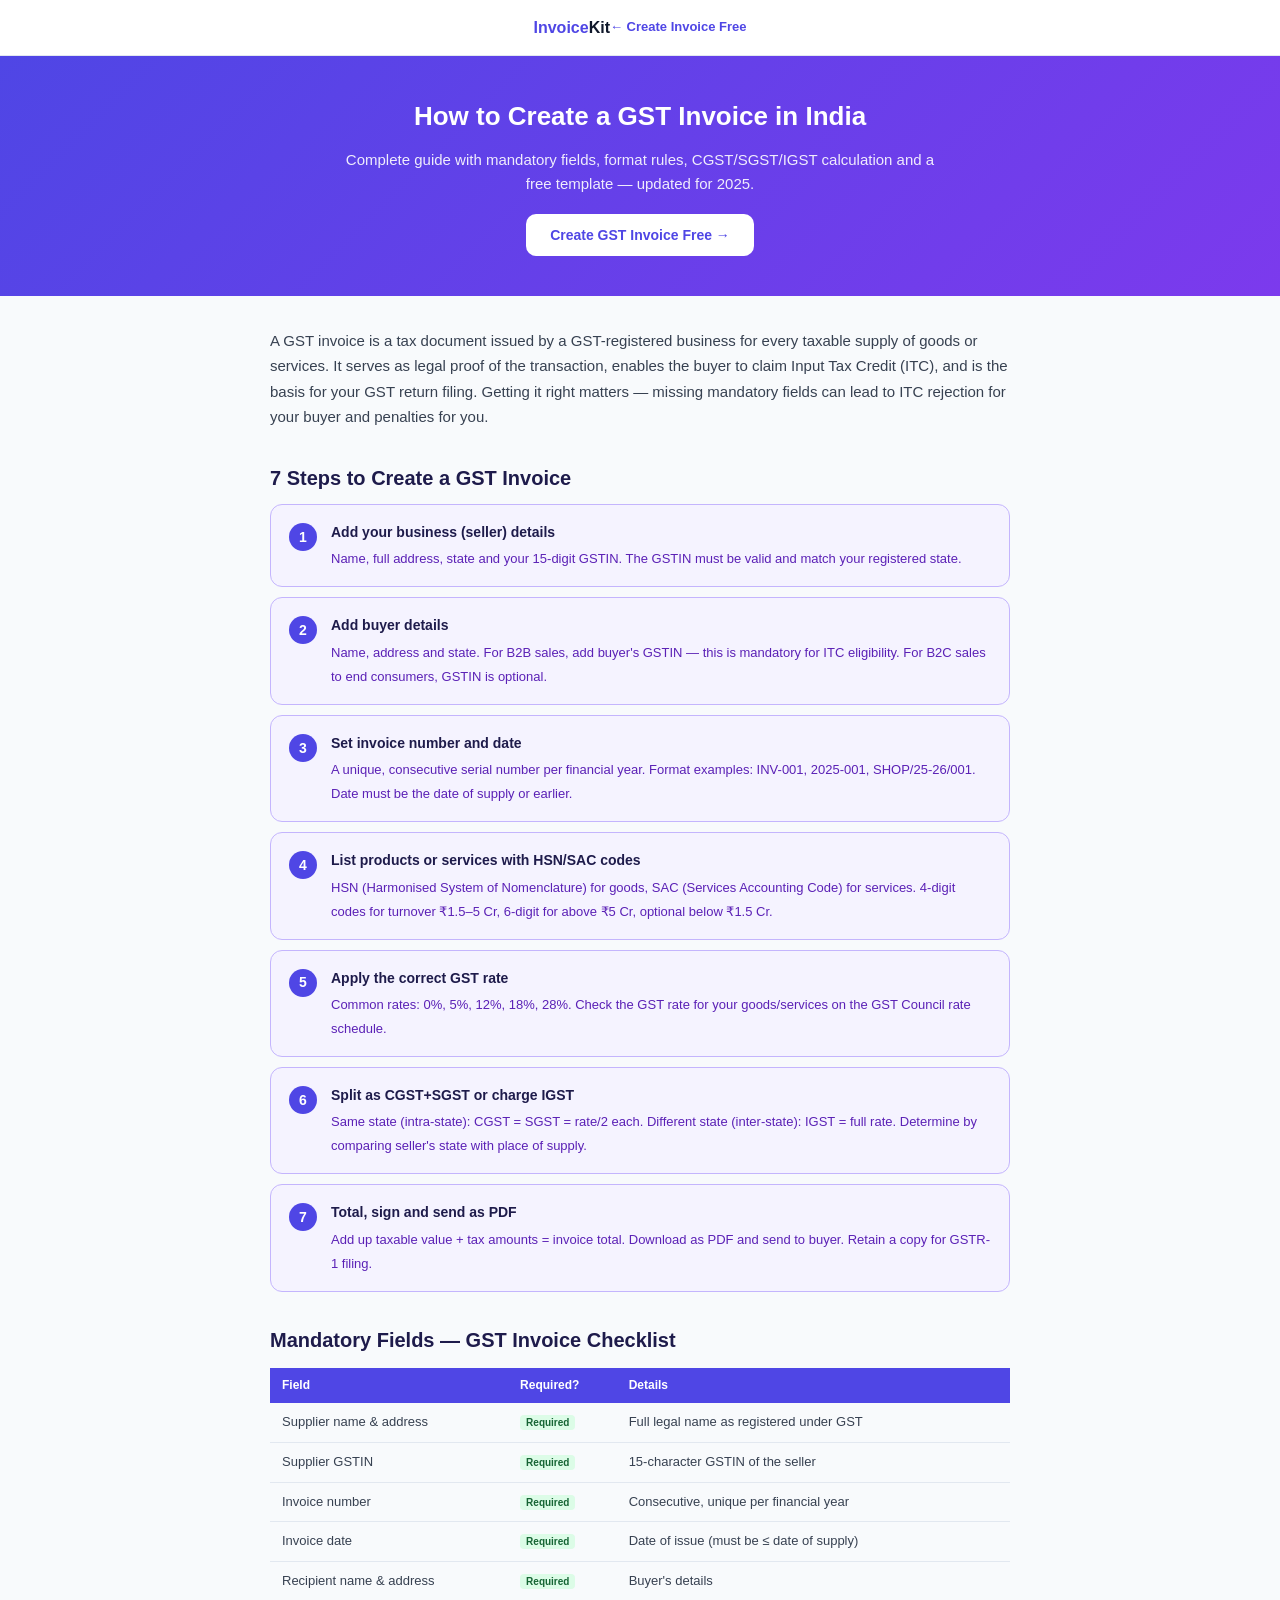
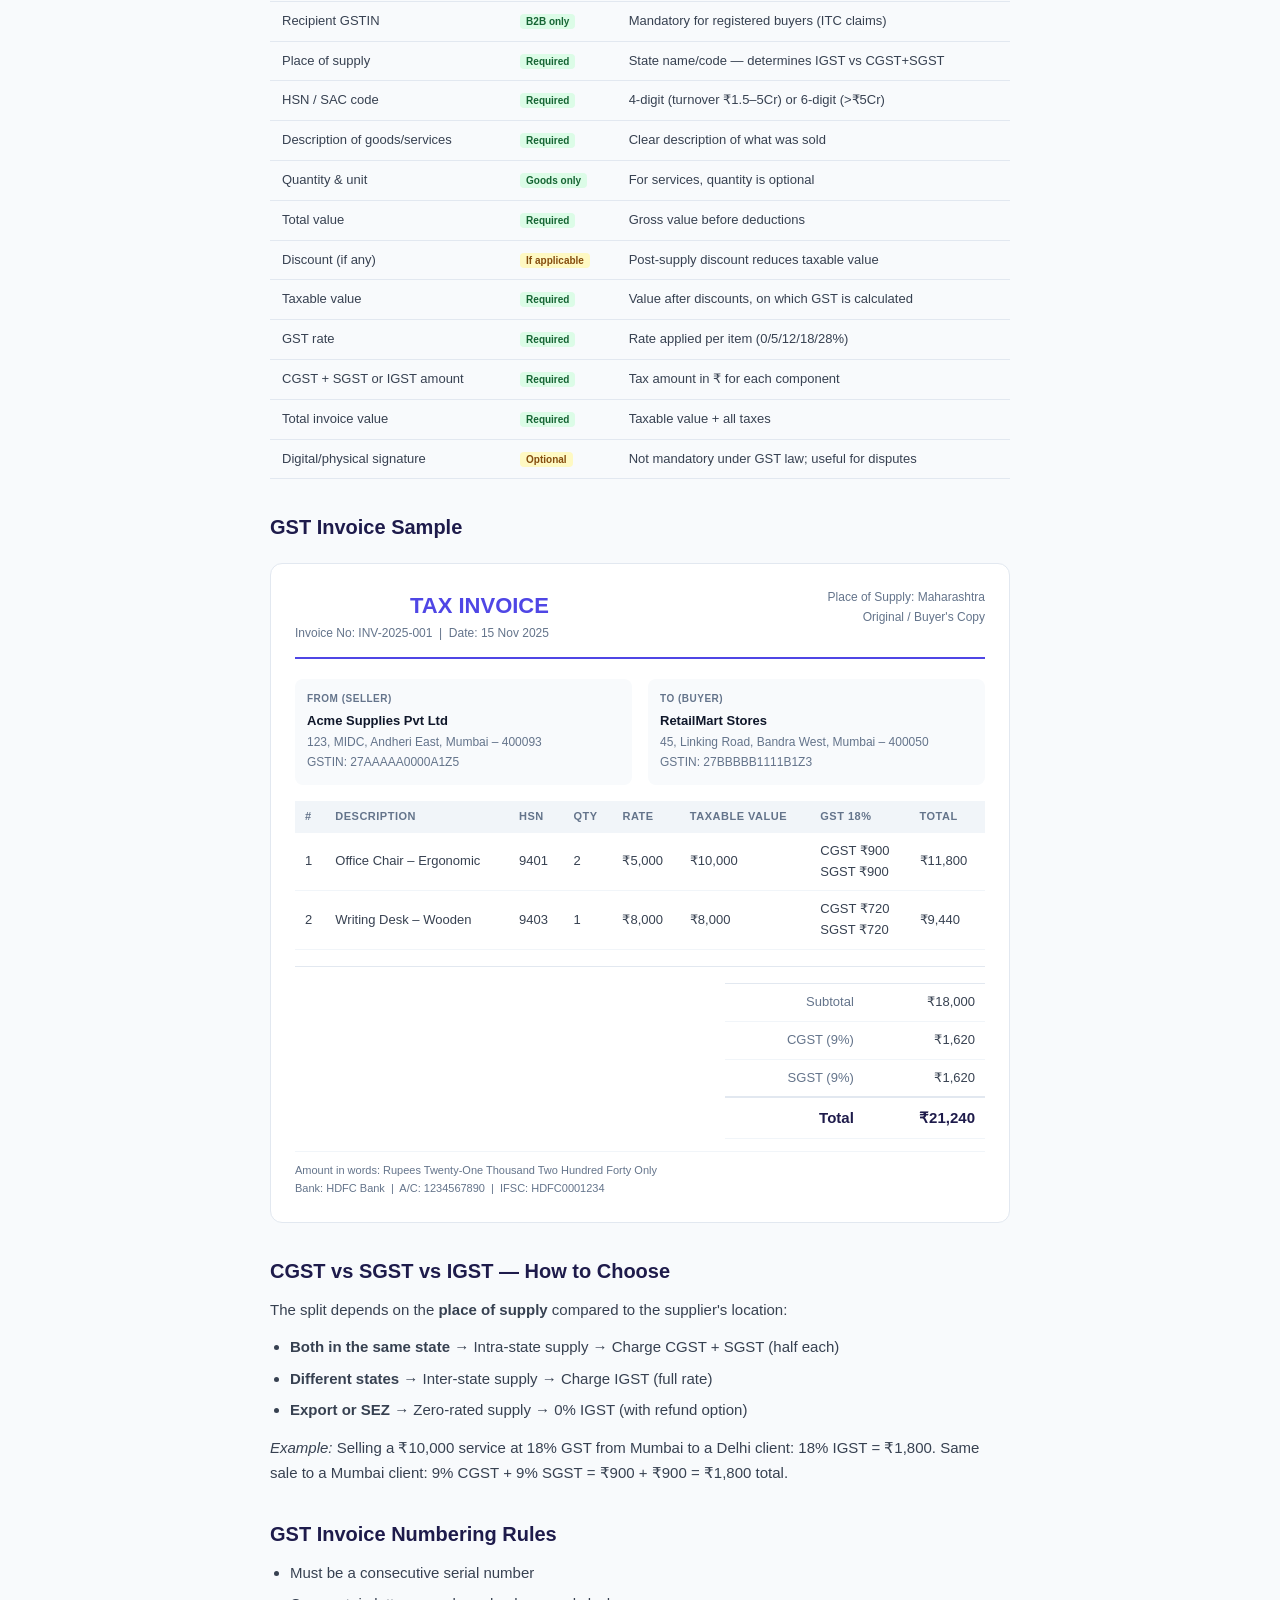
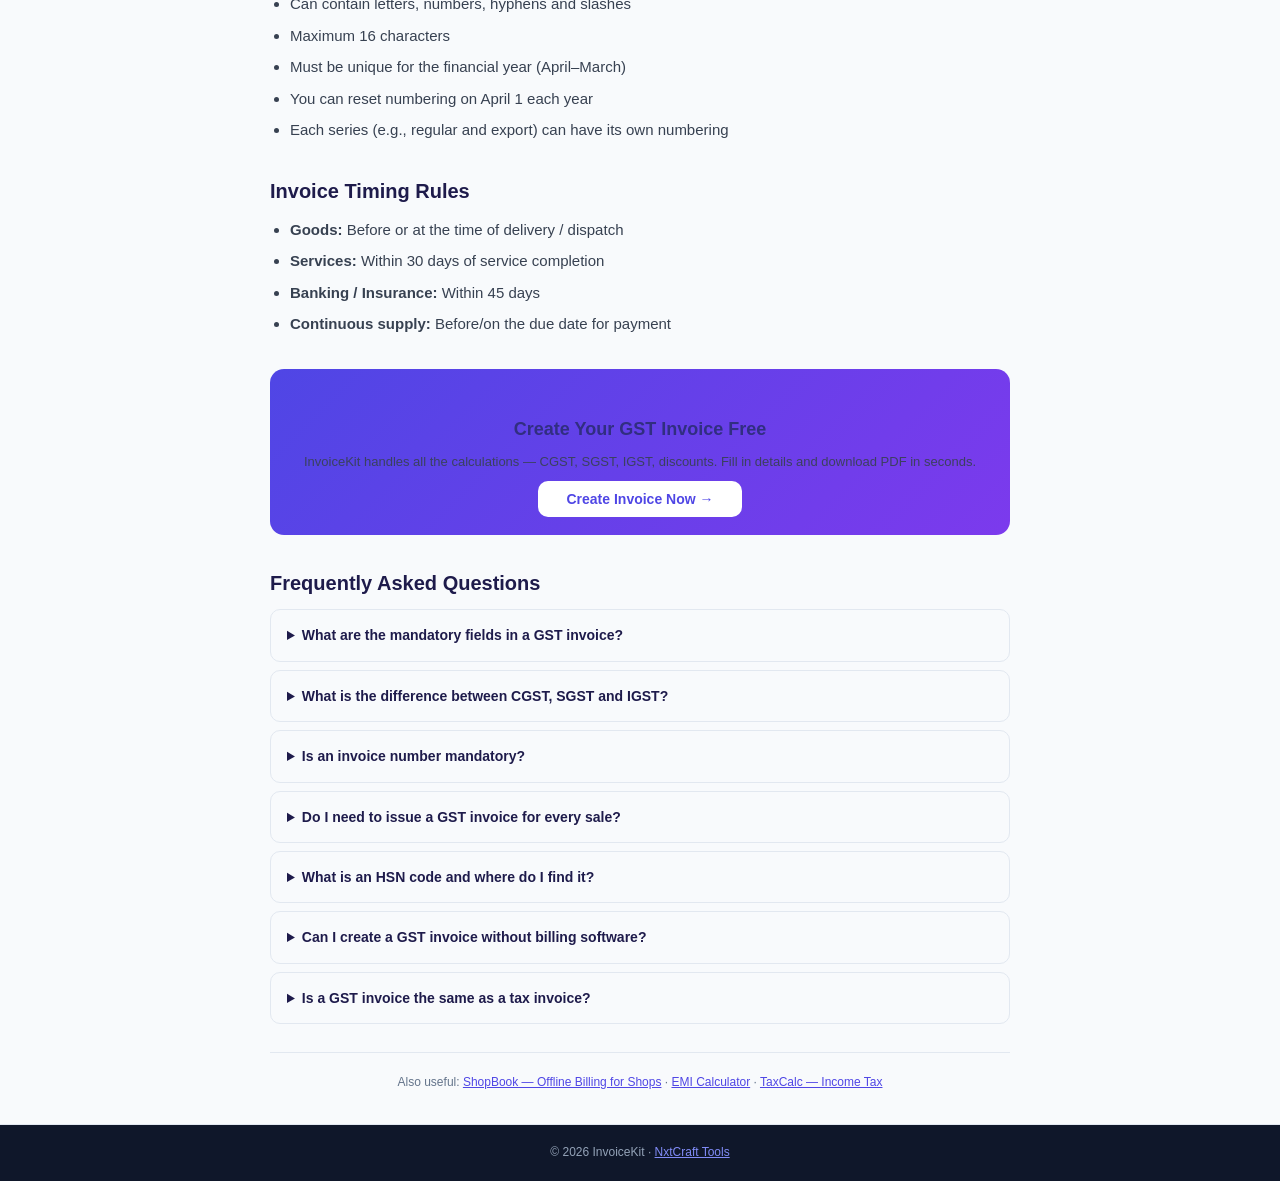
<file: gst-invoice-guide/index.html>
<!DOCTYPE html>
<html lang="en">
<head>
<meta charset="UTF-8">
<meta name="viewport" content="width=device-width, initial-scale=1.0">
<title>How to Create a GST Invoice — Complete Guide 2025 | InvoiceKit</title>
<meta name="description" content="Step-by-step guide to creating a GST invoice in India. Learn mandatory fields, GSTIN format, invoice numbering rules, HSN/SAC codes, GST calculation and free template.">
<meta name="keywords" content="how to create gst invoice, gst invoice format, gst invoice mandatory fields, gst invoice example, gst bill format, how to make gst invoice, gst invoice india, gst invoice template free">
<link rel="canonical" href="https://nxtcraft.github.io/invoicekit/gst-invoice-guide/">
<meta property="og:title" content="How to Create a GST Invoice — Complete Guide 2025">
<meta property="og:description" content="Step-by-step: mandatory fields, GSTIN, HSN codes, GST calculation, invoice numbering. Free GST invoice generator included.">
<meta property="og:type" content="article">
<meta name="twitter:card" content="summary_large_image">
<script type="application/ld+json">
{
  "@context": "https://schema.org",
  "@type": "FAQPage",
  "mainEntity": [
    {
      "@type": "Question",
      "name": "What are the mandatory fields in a GST invoice?",
      "acceptedAnswer": { "@type": "Answer", "text": "A GST invoice must include: (1) Supplier's name, address, and GSTIN, (2) Unique invoice number, (3) Date of issue, (4) Recipient's name, address, and GSTIN (for registered buyers), (5) Description of goods or services, (6) HSN or SAC code, (7) Quantity and unit, (8) Total value, (9) Taxable value after discounts, (10) GST rate (CGST+SGST or IGST), (11) Tax amount charged, (12) Place of supply." }
    },
    {
      "@type": "Question",
      "name": "What is the difference between CGST, SGST and IGST?",
      "acceptedAnswer": { "@type": "Answer", "text": "CGST (Central GST) and SGST (State GST) are charged on intra-state transactions — when buyer and seller are in the same state. Each is half of the total GST rate. IGST (Integrated GST) is charged on inter-state transactions — when buyer and seller are in different states. IGST equals the full GST rate. Example: 18% GST on an intra-state sale = 9% CGST + 9% SGST. Same item sold across state lines = 18% IGST." }
    },
    {
      "@type": "Question",
      "name": "Is an invoice number mandatory for GST?",
      "acceptedAnswer": { "@type": "Answer", "text": "Yes. A consecutive serial number is mandatory for every GST invoice. The number can contain letters, numbers, or special characters like hyphens. It must be unique for each financial year and can be reset at the start of a new financial year (April 1). Example formats: INV-001, 2025-001, TXN/2025/001." }
    },
    {
      "@type": "Question",
      "name": "When must a GST invoice be issued?",
      "acceptedAnswer": { "@type": "Answer", "text": "For goods: invoice must be issued at or before delivery (or dispatch if earlier). For services: within 30 days of service completion. For banking and insurance companies: within 45 days. Delayed invoices can attract penalties under GST law." }
    },
    {
      "@type": "Question",
      "name": "Is GST invoice required below ₹200?",
      "acceptedAnswer": { "@type": "Answer", "text": "No. A registered business is not required to issue a GST invoice for transactions below ₹200 to unregistered buyers, provided the buyer does not require an invoice. However, a consolidated invoice for all such transactions in a day must be issued." }
    }
  ]
}
</script>
<script type="application/ld+json">
{
  "@context": "https://schema.org",
  "@type": "HowTo",
  "name": "How to Create a GST Invoice",
  "description": "Step-by-step process to create a legally valid GST invoice in India",
  "totalTime": "PT5M",
  "step": [
    { "@type": "HowToStep", "name": "Add seller details", "text": "Enter your business name, address, state and GSTIN (15-digit GST Identification Number)." },
    { "@type": "HowToStep", "name": "Add buyer details", "text": "Enter the buyer's name, address, state and GSTIN (if registered). For B2C sales, GSTIN is optional." },
    { "@type": "HowToStep", "name": "Set invoice number and date", "text": "Enter a unique consecutive invoice number and the date of issue." },
    { "@type": "HowToStep", "name": "Add line items", "text": "For each product or service: description, HSN/SAC code, quantity, unit, rate and applicable GST rate." },
    { "@type": "HowToStep", "name": "Calculate GST", "text": "For intra-state: split GST equally as CGST + SGST. For inter-state: charge IGST at the full rate." },
    { "@type": "HowToStep", "name": "Add total and notes", "text": "Sum up taxable value, CGST, SGST/IGST and total invoice value. Add payment terms or bank details if needed." },
    { "@type": "HowToStep", "name": "Download or print", "text": "Save as PDF and send to the buyer. Keep a copy for your records and GST return filing." }
  ]
}
</script>
<link rel="stylesheet" href="../css/main.css">
<style>
.guide-hero { background: linear-gradient(135deg,#4f46e5 0%,#7c3aed 100%); color:#fff; padding:40px 24px; text-align:center; }
.guide-hero h1 { font-size:26px; font-weight:800; margin-bottom:10px; }
.guide-hero p { font-size:15px; opacity:.9; max-width:600px; margin:0 auto 18px; }
.guide-hero a.cta { display:inline-block; background:#fff; color:#4f46e5; font-weight:800; padding:10px 24px; border-radius:10px; text-decoration:none; font-size:14px; }
.guide-body { max-width:780px; margin:0 auto; padding:32px 20px; }
.guide-body h2 { font-size:20px; font-weight:800; color:#1e1b4b; margin:32px 0 10px; }
.guide-body h3 { font-size:16px; font-weight:700; color:#312e81; margin:22px 0 8px; }
.guide-body p { color:#374151; margin-bottom:12px; line-height:1.7; }
.guide-body ul, .guide-body ol { padding-left:20px; color:#374151; margin-bottom:12px; }
.guide-body li { margin-bottom:6px; line-height:1.7; }
.step-card { background:#f5f3ff; border:1.5px solid #c4b5fd; border-radius:12px; padding:16px 18px; margin:10px 0; display:flex; gap:14px; align-items:flex-start; }
.step-num { background:#4f46e5; color:#fff; font-weight:800; font-size:14px; border-radius:50%; width:28px; height:28px; display:flex; align-items:center; justify-content:center; flex-shrink:0; margin-top:2px; }
.step-text strong { display:block; font-size:14px; color:#1e1b4b; margin-bottom:3px; }
.step-text span { font-size:13px; color:#5b21b6; }
.invoice-sample { background:#fff; border:1.5px solid #e2e8f0; border-radius:12px; padding:24px; margin:20px 0; font-size:13px; }
.invoice-sample .inv-header { display:flex; justify-content:space-between; flex-wrap:wrap; gap:12px; margin-bottom:20px; padding-bottom:14px; border-bottom:2px solid #4f46e5; }
.invoice-sample .inv-title { font-size:22px; font-weight:900; color:#4f46e5; }
.invoice-sample .inv-meta { font-size:12px; color:#64748b; }
.invoice-sample .inv-parties { display:grid; grid-template-columns:1fr 1fr; gap:16px; margin-bottom:16px; }
.invoice-sample .party-block { background:#f8fafc; border-radius:8px; padding:12px; }
.invoice-sample .party-label { font-size:10px; font-weight:700; color:#64748b; text-transform:uppercase; letter-spacing:.5px; margin-bottom:4px; }
.invoice-sample table { width:100%; border-collapse:collapse; margin-bottom:12px; }
.invoice-sample th { background:#f1f5f9; font-size:11px; text-transform:uppercase; letter-spacing:.5px; color:#64748b; padding:7px 10px; text-align:left; }
.invoice-sample td { padding:8px 10px; border-bottom:1px solid #f1f5f9; color:#374151; }
.invoice-sample .totals { text-align:right; }
.invoice-sample .totals tr td:first-child { color:#64748b; }
.invoice-sample .totals tr.grand-total td { font-weight:800; color:#1e1b4b; font-size:15px; border-top:2px solid #e2e8f0; }
.faq-item { border:1px solid #e2e8f0; border-radius:10px; margin-bottom:8px; overflow:hidden; }
.faq-item summary { padding:14px 16px; font-weight:700; cursor:pointer; color:#1e1b4b; font-size:14px; }
.faq-item p { padding:0 16px 14px; color:#374151; font-size:13px; line-height:1.7; }
.field-table { width:100%; border-collapse:collapse; margin:12px 0; }
.field-table th { background:#4f46e5; color:#fff; font-size:12px; padding:8px 12px; text-align:left; }
.field-table td { padding:9px 12px; border-bottom:1px solid #e2e8f0; font-size:13px; color:#374151; }
.field-table tr:nth-child(even) td { background:#f8fafc; }
.req-badge { background:#dcfce7; color:#166534; font-size:10px; font-weight:700; padding:2px 6px; border-radius:4px; }
.opt-badge { background:#fef9c3; color:#854d0e; font-size:10px; font-weight:700; padding:2px 6px; border-radius:4px; }
.cta-box { background:linear-gradient(135deg,#4f46e5,#7c3aed); border-radius:14px; padding:24px; text-align:center; color:#fff; margin:32px 0; }
.cta-box h3 { font-size:18px; margin-bottom:8px; }
.cta-box p { font-size:13px; opacity:.9; margin-bottom:14px; }
.cta-box a { background:#fff; color:#4f46e5; font-weight:800; padding:10px 28px; border-radius:10px; text-decoration:none; font-size:14px; }
</style>
</head>
<body>

<nav>
  <div style="display:flex; align-items:center; justify-content:space-between; max-width:1100px; margin:0 auto; padding:0 20px; height:52px;">
    <a href="../" style="font-weight:800; color:#4f46e5; text-decoration:none; font-size:16px;">Invoice<span style="color:#0f172a;">Kit</span></a>
    <a href="../" style="font-size:13px; color:#4f46e5; text-decoration:none; font-weight:600;">← Create Invoice Free</a>
  </div>
</nav>

<div class="guide-hero">
  <h1>How to Create a GST Invoice in India</h1>
  <p>Complete guide with mandatory fields, format rules, CGST/SGST/IGST calculation and a free template — updated for 2025.</p>
  <a href="../" class="cta">Create GST Invoice Free →</a>
</div>

<div class="guide-body">

  <p>A GST invoice is a tax document issued by a GST-registered business for every taxable supply of goods or services. It serves as legal proof of the transaction, enables the buyer to claim Input Tax Credit (ITC), and is the basis for your GST return filing. Getting it right matters — missing mandatory fields can lead to ITC rejection for your buyer and penalties for you.</p>

  <h2>7 Steps to Create a GST Invoice</h2>

  <div class="step-card">
    <div class="step-num">1</div>
    <div class="step-text">
      <strong>Add your business (seller) details</strong>
      <span>Name, full address, state and your 15-digit GSTIN. The GSTIN must be valid and match your registered state.</span>
    </div>
  </div>
  <div class="step-card">
    <div class="step-num">2</div>
    <div class="step-text">
      <strong>Add buyer details</strong>
      <span>Name, address and state. For B2B sales, add buyer's GSTIN — this is mandatory for ITC eligibility. For B2C sales to end consumers, GSTIN is optional.</span>
    </div>
  </div>
  <div class="step-card">
    <div class="step-num">3</div>
    <div class="step-text">
      <strong>Set invoice number and date</strong>
      <span>A unique, consecutive serial number per financial year. Format examples: INV-001, 2025-001, SHOP/25-26/001. Date must be the date of supply or earlier.</span>
    </div>
  </div>
  <div class="step-card">
    <div class="step-num">4</div>
    <div class="step-text">
      <strong>List products or services with HSN/SAC codes</strong>
      <span>HSN (Harmonised System of Nomenclature) for goods, SAC (Services Accounting Code) for services. 4-digit codes for turnover ₹1.5–5 Cr, 6-digit for above ₹5 Cr, optional below ₹1.5 Cr.</span>
    </div>
  </div>
  <div class="step-card">
    <div class="step-num">5</div>
    <div class="step-text">
      <strong>Apply the correct GST rate</strong>
      <span>Common rates: 0%, 5%, 12%, 18%, 28%. Check the GST rate for your goods/services on the GST Council rate schedule.</span>
    </div>
  </div>
  <div class="step-card">
    <div class="step-num">6</div>
    <div class="step-text">
      <strong>Split as CGST+SGST or charge IGST</strong>
      <span>Same state (intra-state): CGST = SGST = rate/2 each. Different state (inter-state): IGST = full rate. Determine by comparing seller's state with place of supply.</span>
    </div>
  </div>
  <div class="step-card">
    <div class="step-num">7</div>
    <div class="step-text">
      <strong>Total, sign and send as PDF</strong>
      <span>Add up taxable value + tax amounts = invoice total. Download as PDF and send to buyer. Retain a copy for GSTR-1 filing.</span>
    </div>
  </div>

  <h2>Mandatory Fields — GST Invoice Checklist</h2>
  <table class="field-table">
    <thead><tr><th>Field</th><th>Required?</th><th>Details</th></tr></thead>
    <tbody>
      <tr><td>Supplier name & address</td><td><span class="req-badge">Required</span></td><td>Full legal name as registered under GST</td></tr>
      <tr><td>Supplier GSTIN</td><td><span class="req-badge">Required</span></td><td>15-character GSTIN of the seller</td></tr>
      <tr><td>Invoice number</td><td><span class="req-badge">Required</span></td><td>Consecutive, unique per financial year</td></tr>
      <tr><td>Invoice date</td><td><span class="req-badge">Required</span></td><td>Date of issue (must be ≤ date of supply)</td></tr>
      <tr><td>Recipient name & address</td><td><span class="req-badge">Required</span></td><td>Buyer's details</td></tr>
      <tr><td>Recipient GSTIN</td><td><span class="req-badge">B2B only</span></td><td>Mandatory for registered buyers (ITC claims)</td></tr>
      <tr><td>Place of supply</td><td><span class="req-badge">Required</span></td><td>State name/code — determines IGST vs CGST+SGST</td></tr>
      <tr><td>HSN / SAC code</td><td><span class="req-badge">Required</span></td><td>4-digit (turnover ₹1.5–5Cr) or 6-digit (>₹5Cr)</td></tr>
      <tr><td>Description of goods/services</td><td><span class="req-badge">Required</span></td><td>Clear description of what was sold</td></tr>
      <tr><td>Quantity & unit</td><td><span class="req-badge">Goods only</span></td><td>For services, quantity is optional</td></tr>
      <tr><td>Total value</td><td><span class="req-badge">Required</span></td><td>Gross value before deductions</td></tr>
      <tr><td>Discount (if any)</td><td><span class="opt-badge">If applicable</span></td><td>Post-supply discount reduces taxable value</td></tr>
      <tr><td>Taxable value</td><td><span class="req-badge">Required</span></td><td>Value after discounts, on which GST is calculated</td></tr>
      <tr><td>GST rate</td><td><span class="req-badge">Required</span></td><td>Rate applied per item (0/5/12/18/28%)</td></tr>
      <tr><td>CGST + SGST or IGST amount</td><td><span class="req-badge">Required</span></td><td>Tax amount in ₹ for each component</td></tr>
      <tr><td>Total invoice value</td><td><span class="req-badge">Required</span></td><td>Taxable value + all taxes</td></tr>
      <tr><td>Digital/physical signature</td><td><span class="opt-badge">Optional</span></td><td>Not mandatory under GST law; useful for disputes</td></tr>
    </tbody>
  </table>

  <h2>GST Invoice Sample</h2>
  <div class="invoice-sample">
    <div class="inv-header">
      <div>
        <div class="inv-title">TAX INVOICE</div>
        <div class="inv-meta">Invoice No: INV-2025-001 &nbsp;|&nbsp; Date: 15 Nov 2025</div>
      </div>
      <div style="text-align:right; font-size:12px; color:#64748b;">
        <div>Place of Supply: Maharashtra</div>
        <div>Original / Buyer's Copy</div>
      </div>
    </div>
    <div class="inv-parties">
      <div class="party-block">
        <div class="party-label">From (Seller)</div>
        <strong style="font-size:13px;">Acme Supplies Pvt Ltd</strong><br>
        <span style="color:#64748b; font-size:12px;">123, MIDC, Andheri East, Mumbai – 400093<br>GSTIN: 27AAAAA0000A1Z5</span>
      </div>
      <div class="party-block">
        <div class="party-label">To (Buyer)</div>
        <strong style="font-size:13px;">RetailMart Stores</strong><br>
        <span style="color:#64748b; font-size:12px;">45, Linking Road, Bandra West, Mumbai – 400050<br>GSTIN: 27BBBBB1111B1Z3</span>
      </div>
    </div>
    <table>
      <thead>
        <tr><th>#</th><th>Description</th><th>HSN</th><th>Qty</th><th>Rate</th><th>Taxable Value</th><th>GST 18%</th><th>Total</th></tr>
      </thead>
      <tbody>
        <tr><td>1</td><td>Office Chair – Ergonomic</td><td>9401</td><td>2</td><td>₹5,000</td><td>₹10,000</td><td>CGST ₹900<br>SGST ₹900</td><td>₹11,800</td></tr>
        <tr><td>2</td><td>Writing Desk – Wooden</td><td>9403</td><td>1</td><td>₹8,000</td><td>₹8,000</td><td>CGST ₹720<br>SGST ₹720</td><td>₹9,440</td></tr>
      </tbody>
    </table>
    <div class="totals">
      <table style="width:260px; margin-left:auto;">
        <tbody class="totals">
          <tr><td>Subtotal</td><td>₹18,000</td></tr>
          <tr><td>CGST (9%)</td><td>₹1,620</td></tr>
          <tr><td>SGST (9%)</td><td>₹1,620</td></tr>
          <tr class="grand-total"><td>Total</td><td>₹21,240</td></tr>
        </tbody>
      </table>
    </div>
    <div style="font-size:11px; color:#64748b; margin-top:12px; border-top:1px solid #f1f5f9; padding-top:10px;">
      Amount in words: Rupees Twenty-One Thousand Two Hundred Forty Only<br>
      Bank: HDFC Bank &nbsp;|&nbsp; A/C: 1234567890 &nbsp;|&nbsp; IFSC: HDFC0001234
    </div>
  </div>

  <h2>CGST vs SGST vs IGST — How to Choose</h2>
  <p>The split depends on the <strong>place of supply</strong> compared to the supplier's location:</p>
  <ul>
    <li><strong>Both in the same state</strong> → Intra-state supply → Charge CGST + SGST (half each)</li>
    <li><strong>Different states</strong> → Inter-state supply → Charge IGST (full rate)</li>
    <li><strong>Export or SEZ</strong> → Zero-rated supply → 0% IGST (with refund option)</li>
  </ul>
  <p><em>Example:</em> Selling a ₹10,000 service at 18% GST from Mumbai to a Delhi client: 18% IGST = ₹1,800. Same sale to a Mumbai client: 9% CGST + 9% SGST = ₹900 + ₹900 = ₹1,800 total.</p>

  <h2>GST Invoice Numbering Rules</h2>
  <ul>
    <li>Must be a consecutive serial number</li>
    <li>Can contain letters, numbers, hyphens and slashes</li>
    <li>Maximum 16 characters</li>
    <li>Must be unique for the financial year (April–March)</li>
    <li>You can reset numbering on April 1 each year</li>
    <li>Each series (e.g., regular and export) can have its own numbering</li>
  </ul>

  <h2>Invoice Timing Rules</h2>
  <ul>
    <li><strong>Goods:</strong> Before or at the time of delivery / dispatch</li>
    <li><strong>Services:</strong> Within 30 days of service completion</li>
    <li><strong>Banking / Insurance:</strong> Within 45 days</li>
    <li><strong>Continuous supply:</strong> Before/on the due date for payment</li>
  </ul>

  <div class="cta-box">
    <h3>Create Your GST Invoice Free</h3>
    <p>InvoiceKit handles all the calculations — CGST, SGST, IGST, discounts. Fill in details and download PDF in seconds.</p>
    <a href="../">Create Invoice Now →</a>
  </div>

  <h2>Frequently Asked Questions</h2>

  <details class="faq-item">
    <summary>What are the mandatory fields in a GST invoice?</summary>
    <p>Supplier name, address and GSTIN; invoice number and date; recipient details and GSTIN (for B2B); place of supply; HSN/SAC code; description, quantity and rate; taxable value; GST rate and amount (CGST+SGST or IGST); and total invoice value.</p>
  </details>

  <details class="faq-item">
    <summary>What is the difference between CGST, SGST and IGST?</summary>
    <p>CGST and SGST are charged on intra-state (within the same state) transactions — each at half the GST rate. IGST is charged on inter-state transactions at the full GST rate. Both result in the same total tax for the buyer, but the government distributes the revenue differently.</p>
  </details>

  <details class="faq-item">
    <summary>Is an invoice number mandatory?</summary>
    <p>Yes. A consecutive, unique serial number is mandatory on every GST invoice. It can include letters, numbers, hyphens and slashes (max 16 characters) and must be unique within the financial year.</p>
  </details>

  <details class="faq-item">
    <summary>Do I need to issue a GST invoice for every sale?</summary>
    <p>For sales above ₹200 to unregistered buyers, yes. For sales below ₹200 to unregistered buyers, you can issue a consolidated invoice for all such transactions during a day. For registered buyers (B2B), always issue an invoice regardless of amount.</p>
  </details>

  <details class="faq-item">
    <summary>What is an HSN code and where do I find it?</summary>
    <p>HSN (Harmonised System of Nomenclature) is an international system for classifying goods. In India, businesses with annual turnover above ₹1.5 crore must mention HSN codes on invoices (4-digit for ₹1.5–5Cr, 6-digit for above ₹5Cr). You can find HSN codes on the GST portal (www.gst.gov.in) under the HSN Search tool.</p>
  </details>

  <details class="faq-item">
    <summary>Can I create a GST invoice without billing software?</summary>
    <p>Yes. You can create a GST invoice in Excel, Word, or using a free online tool like InvoiceKit. The law doesn't require special software — it only requires that all mandatory fields are present and the invoice is retained for 6 years. Free tools are fine for small businesses and freelancers.</p>
  </details>

  <details class="faq-item">
    <summary>Is a GST invoice the same as a tax invoice?</summary>
    <p>Yes, under GST law the official document is called a "Tax Invoice." A GST invoice and tax invoice refer to the same document. Some states used to have separate VAT invoices before GST — those are now replaced by the unified GST tax invoice.</p>
  </details>

  <div style="margin-top:28px; padding-top:20px; border-top:1px solid #e2e8f0; text-align:center; font-size:12px; color:#64748b;">
    Also useful: <a href="https://nxtcraft.github.io/shopbook/" style="color:#4f46e5;">ShopBook — Offline Billing for Shops</a> ·
    <a href="https://nxtcraft.github.io/emicalc/" style="color:#4f46e5;">EMI Calculator</a> ·
    <a href="https://nxtcraft.github.io/taxcalc/" style="color:#4f46e5;">TaxCalc — Income Tax</a>
  </div>

</div>

<footer style="background:#0f172a; color:#94a3b8; text-align:center; padding:18px; font-size:12px; margin-top:0;">
  &copy; 2026 InvoiceKit · <a href="https://nxtcraft.github.io/" style="color:#818cf8;">NxtCraft Tools</a>
</footer>

</body>
</html>
</file>
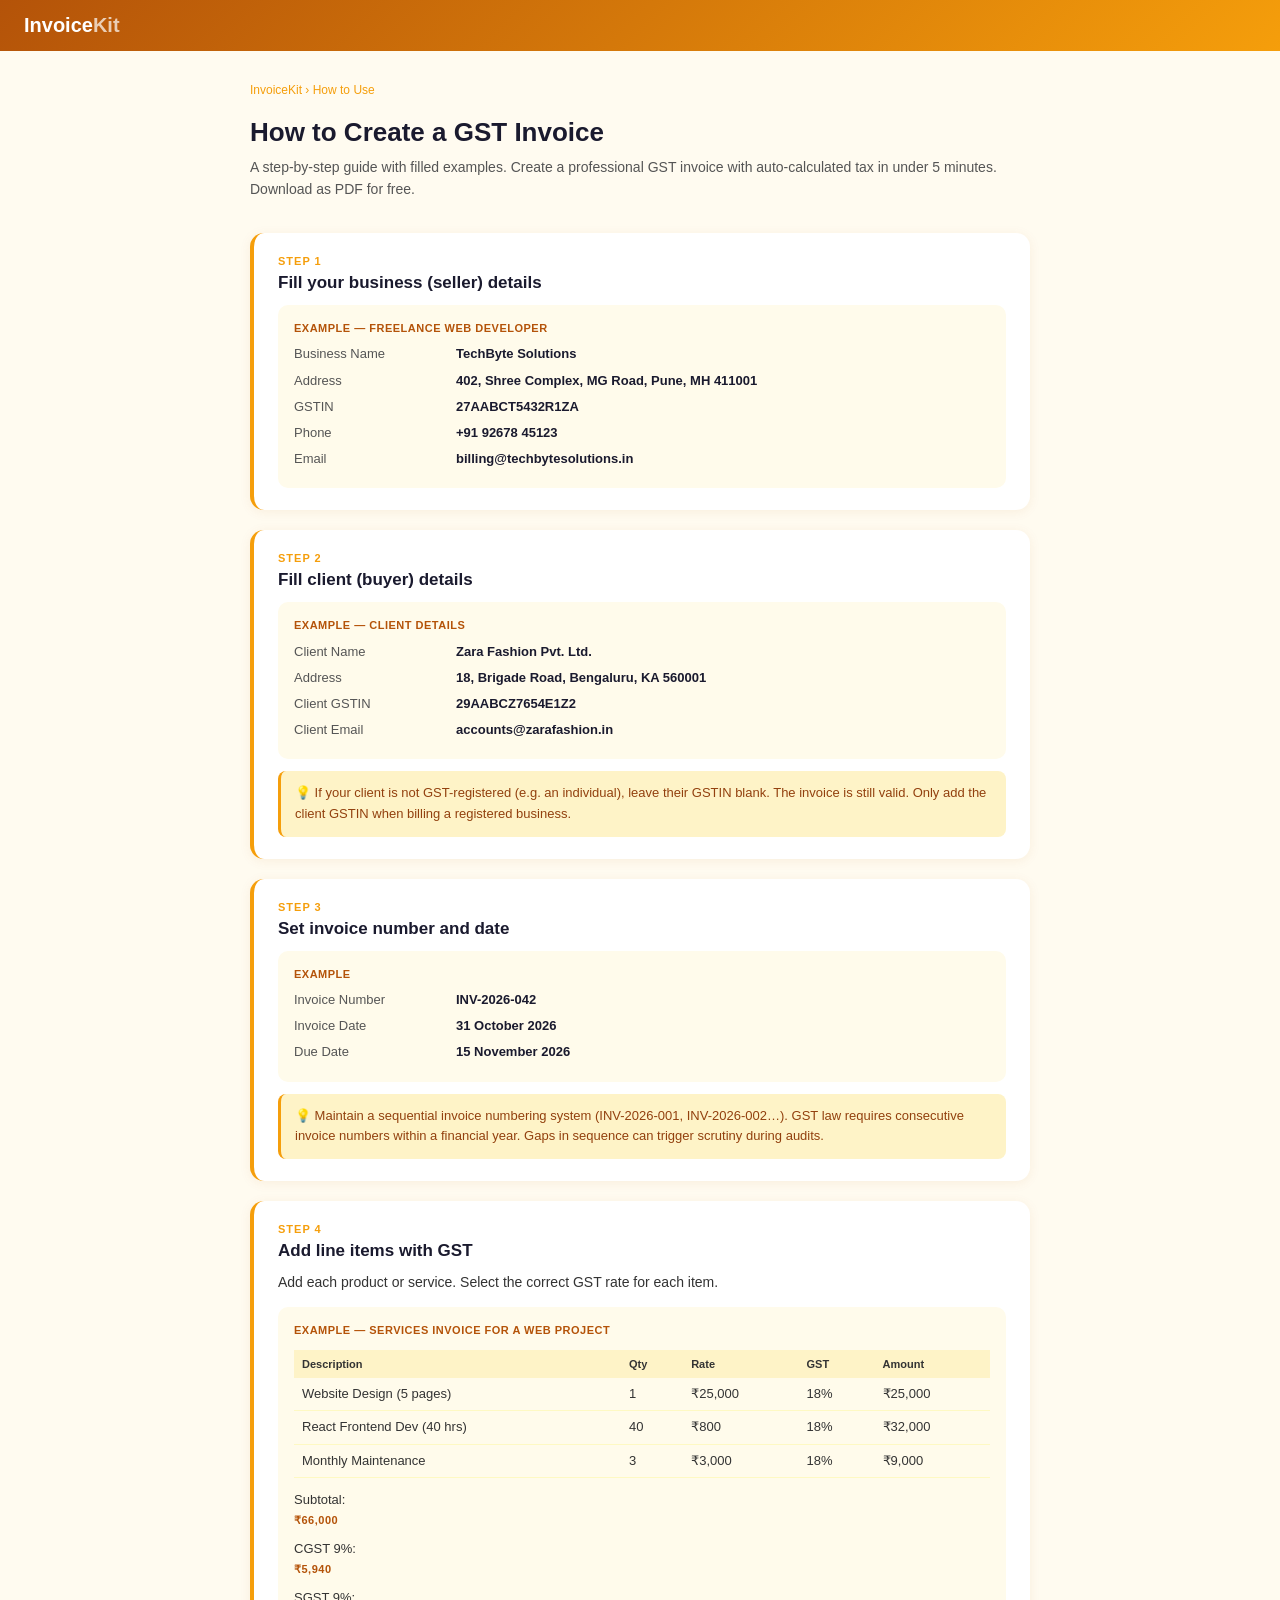
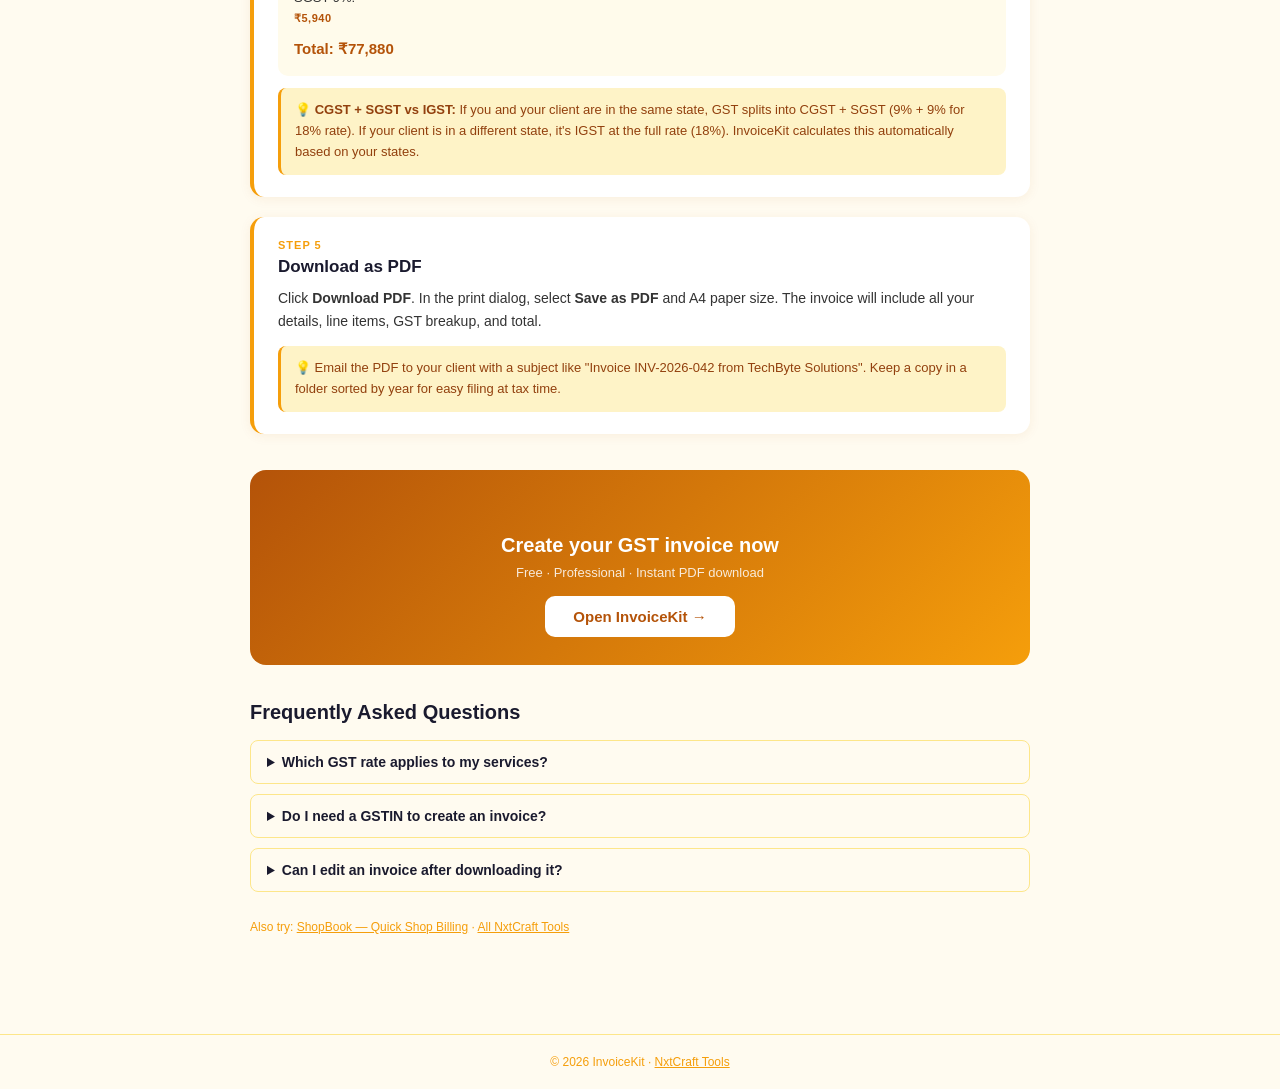
<file: guide/index.html>
<!DOCTYPE html>
<html lang="en">
<head>
<!-- Google Analytics 4 — replace G-R9EW10BJGW with your Measurement ID -->
<script async src="https://www.googletagmanager.com/gtag/js?id=G-R9EW10BJGW"></script>
<script>window.dataLayer=window.dataLayer||[];function gtag(){dataLayer.push(arguments);}gtag("js",new Date());gtag("config","G-R9EW10BJGW");</script>
<meta charset="UTF-8">
<meta name="viewport" content="width=device-width, initial-scale=1.0">
<title>How to Create a GST Invoice — Step by Step Guide | InvoiceKit</title>
<meta name="description" content="Step-by-step guide to creating a GST invoice with filled examples. See exactly how to fill each field and download as PDF free.">
<meta name="keywords" content="how to create GST invoice, GST invoice kaise banaye, GST invoice format filled example, invoice generator guide, GST bill kaise banaye, GST invoice online free, invoice format with example India">
<link rel="canonical" href="https://nxtcraft.github.io/invoicekit/guide/">
<meta property="og:title" content="How to Create a GST Invoice — Step by Step Guide">
<meta property="og:type" content="article">
<meta name="twitter:card" content="summary_large_image">
<script type="application/ld+json">
{
  "@context": "https://schema.org",
  "@type": "HowTo",
  "name": "How to Create a GST Invoice Using InvoiceKit",
  "description": "Step-by-step guide to creating a professional GST invoice with InvoiceKit",
  "totalTime": "PT5M",
  "step": [
    { "@type": "HowToStep", "name": "Fill seller details", "text": "Enter your business name, address, GSTIN, and contact number." },
    { "@type": "HowToStep", "name": "Fill buyer/client details", "text": "Enter the client's name, address, GSTIN (if registered), and email." },
    { "@type": "HowToStep", "name": "Add invoice number and date", "text": "Enter the invoice number (e.g. INV-2026-042) and the invoice date." },
    { "@type": "HowToStep", "name": "Add line items", "text": "Add each product or service with its quantity, rate, and GST rate (5%, 12%, 18%, or 28%)." },
    { "@type": "HowToStep", "name": "Download as PDF", "text": "Click Download PDF. Save as PDF from the browser print dialog." }
  ]
}
</script>
<style>
* { box-sizing: border-box; margin: 0; padding: 0; }
body { font-family: 'Inter', -apple-system, sans-serif; background: #fffbf0; color: #1a1a2e; }
.site-header { background: linear-gradient(135deg, #b45309 0%, #f59e0b 100%); color: white; padding: 14px 24px; }
.logo { font-size: 20px; font-weight: 800; }
.logo a { color: white; text-decoration: none; }
.logo span { opacity: .7; }
.container { max-width: 820px; margin: 0 auto; padding: 32px 20px 60px; }
.breadcrumb { font-size: 12px; color: #f59e0b; margin-bottom: 20px; }
.breadcrumb a { color: #f59e0b; text-decoration: none; }
h1 { font-size: 26px; font-weight: 800; margin-bottom: 8px; }
.subtitle { font-size: 14px; color: #555; margin-bottom: 32px; line-height: 1.6; }
.step-card { background: white; border-radius: 14px; padding: 22px 24px; margin-bottom: 20px; box-shadow: 0 2px 12px rgba(180,83,9,.08); border-left: 4px solid #f59e0b; }
.step-num { font-size: 11px; font-weight: 700; color: #f59e0b; text-transform: uppercase; letter-spacing: 1px; margin-bottom: 6px; }
.step-title { font-size: 17px; font-weight: 700; margin-bottom: 10px; }
.step-body { font-size: 14px; color: #333; line-height: 1.7; }
.example-box { background: #fffbeb; border-radius: 10px; padding: 14px 16px; margin-top: 12px; font-size: 13px; }
.example-box strong { color: #b45309; display: block; margin-bottom: 6px; font-size: 11px; text-transform: uppercase; letter-spacing: .5px; }
.example-row { display: flex; gap: 12px; margin-bottom: 4px; }
.ex-label { color: #555; min-width: 150px; flex-shrink: 0; }
.ex-val { color: #1a1a2e; font-weight: 600; }
.invoice-mock { background: white; border: 1.5px solid #fde68a; border-radius: 8px; padding: 16px; margin-top: 12px; font-size: 12px; }
.inv-header { display: flex; justify-content: space-between; margin-bottom: 12px; }
.inv-title { font-size: 18px; font-weight: 800; color: #b45309; }
.inv-section { margin-bottom: 10px; }
.inv-section-title { font-size: 10px; text-transform: uppercase; letter-spacing: .5px; color: #888; margin-bottom: 4px; }
.inv-table { width: 100%; border-collapse: collapse; margin: 10px 0; }
.inv-table th { background: #fef3c7; padding: 5px 8px; text-align: left; font-size: 11px; }
.inv-table td { padding: 5px 8px; border-bottom: 1px solid #fef9c3; }
.inv-total { text-align: right; font-weight: 700; font-size: 14px; padding-top: 8px; border-top: 2px solid #f59e0b; }
.tip-box { background: #fef3c7; border-left: 3px solid #f59e0b; border-radius: 8px; padding: 12px 14px; margin-top: 12px; font-size: 13px; color: #92400e; line-height: 1.6; }
.cta-box { background: linear-gradient(135deg,#b45309,#f59e0b); color: white; border-radius: 16px; padding: 28px 32px; text-align: center; margin: 36px 0; }
.cta-box h2 { font-size: 20px; margin-bottom: 8px; }
.cta-box p { font-size: 13px; opacity: .85; margin-bottom: 16px; }
.cta-btn { display: inline-block; background: white; color: #b45309; padding: 12px 28px; border-radius: 10px; font-weight: 700; font-size: 15px; text-decoration: none; }
h2 { font-size: 20px; font-weight: 700; margin: 36px 0 16px; }
details { border: 1px solid #fde68a; border-radius: 8px; overflow: hidden; margin-bottom: 10px; }
details summary { padding: 13px 16px; cursor: pointer; font-weight: 600; font-size: 14px; }
details p { padding: 0 16px 14px; font-size: 13px; color: #555; line-height: 1.7; }
footer { text-align: center; padding: 20px; font-size: 12px; color: #f59e0b; border-top: 1px solid #fde68a; margin-top: 40px; }
</style>
</head>
<body>
<div class="site-header">
  <div class="logo"><a href="../">Invoice<span>Kit</span></a></div>
</div>

<div class="container">
  <div class="breadcrumb"><a href="../">InvoiceKit</a> › How to Use</div>
  <h1>How to Create a GST Invoice</h1>
  <p class="subtitle">A step-by-step guide with filled examples. Create a professional GST invoice with auto-calculated tax in under 5 minutes. Download as PDF for free.</p>

  <div class="step-card">
    <div class="step-num">Step 1</div>
    <div class="step-title">Fill your business (seller) details</div>
    <div class="step-body">
      <div class="example-box">
        <strong>Example — freelance web developer</strong>
        <div class="example-row"><span class="ex-label">Business Name</span><span class="ex-val">TechByte Solutions</span></div>
        <div class="example-row"><span class="ex-label">Address</span><span class="ex-val">402, Shree Complex, MG Road, Pune, MH 411001</span></div>
        <div class="example-row"><span class="ex-label">GSTIN</span><span class="ex-val">27AABCT5432R1ZA</span></div>
        <div class="example-row"><span class="ex-label">Phone</span><span class="ex-val">+91 92678 45123</span></div>
        <div class="example-row"><span class="ex-label">Email</span><span class="ex-val">billing@techbytesolutions.in</span></div>
      </div>
    </div>
  </div>

  <div class="step-card">
    <div class="step-num">Step 2</div>
    <div class="step-title">Fill client (buyer) details</div>
    <div class="step-body">
      <div class="example-box">
        <strong>Example — client details</strong>
        <div class="example-row"><span class="ex-label">Client Name</span><span class="ex-val">Zara Fashion Pvt. Ltd.</span></div>
        <div class="example-row"><span class="ex-label">Address</span><span class="ex-val">18, Brigade Road, Bengaluru, KA 560001</span></div>
        <div class="example-row"><span class="ex-label">Client GSTIN</span><span class="ex-val">29AABCZ7654E1Z2</span></div>
        <div class="example-row"><span class="ex-label">Client Email</span><span class="ex-val">accounts@zarafashion.in</span></div>
      </div>
      <div class="tip-box">💡 If your client is not GST-registered (e.g. an individual), leave their GSTIN blank. The invoice is still valid. Only add the client GSTIN when billing a registered business.</div>
    </div>
  </div>

  <div class="step-card">
    <div class="step-num">Step 3</div>
    <div class="step-title">Set invoice number and date</div>
    <div class="step-body">
      <div class="example-box">
        <strong>Example</strong>
        <div class="example-row"><span class="ex-label">Invoice Number</span><span class="ex-val">INV-2026-042</span></div>
        <div class="example-row"><span class="ex-label">Invoice Date</span><span class="ex-val">31 October 2026</span></div>
        <div class="example-row"><span class="ex-label">Due Date</span><span class="ex-val">15 November 2026</span></div>
      </div>
      <div class="tip-box">💡 Maintain a sequential invoice numbering system (INV-2026-001, INV-2026-002…). GST law requires consecutive invoice numbers within a financial year. Gaps in sequence can trigger scrutiny during audits.</div>
    </div>
  </div>

  <div class="step-card">
    <div class="step-num">Step 4</div>
    <div class="step-title">Add line items with GST</div>
    <div class="step-body">
      Add each product or service. Select the correct GST rate for each item.
      <div class="example-box">
        <strong>Example — services invoice for a web project</strong>
        <table class="inv-table">
          <tr><th>Description</th><th>Qty</th><th>Rate</th><th>GST</th><th>Amount</th></tr>
          <tr><td>Website Design (5 pages)</td><td>1</td><td>₹25,000</td><td>18%</td><td>₹25,000</td></tr>
          <tr><td>React Frontend Dev (40 hrs)</td><td>40</td><td>₹800</td><td>18%</td><td>₹32,000</td></tr>
          <tr><td>Monthly Maintenance</td><td>3</td><td>₹3,000</td><td>18%</td><td>₹9,000</td></tr>
        </table>
        <div style="line-height:1.8; margin-top:8px;">
          <div>Subtotal: <strong>₹66,000</strong></div>
          <div>CGST 9%: <strong>₹5,940</strong></div>
          <div>SGST 9%: <strong>₹5,940</strong></div>
          <div style="font-size:15px; font-weight:700; color:#b45309;">Total: ₹77,880</div>
        </div>
      </div>
      <div class="tip-box">💡 <strong>CGST + SGST vs IGST:</strong> If you and your client are in the same state, GST splits into CGST + SGST (9% + 9% for 18% rate). If your client is in a different state, it's IGST at the full rate (18%). InvoiceKit calculates this automatically based on your states.</div>
    </div>
  </div>

  <div class="step-card">
    <div class="step-num">Step 5</div>
    <div class="step-title">Download as PDF</div>
    <div class="step-body">
      Click <strong>Download PDF</strong>. In the print dialog, select <strong>Save as PDF</strong> and A4 paper size. The invoice will include all your details, line items, GST breakup, and total.
      <div class="tip-box">💡 Email the PDF to your client with a subject like "Invoice INV-2026-042 from TechByte Solutions". Keep a copy in a folder sorted by year for easy filing at tax time.</div>
    </div>
  </div>

  <div class="cta-box">
    <h2>Create your GST invoice now</h2>
    <p>Free · Professional · Instant PDF download</p>
    <a href="../" class="cta-btn">Open InvoiceKit →</a>
  </div>

  <h2>Frequently Asked Questions</h2>
  <details><summary>Which GST rate applies to my services?</summary><p>Most professional services (IT, consulting, freelance work, design) are taxed at 18% GST. Educational services: 0%. Restaurant food: 5%. Software products: 18%. Always verify the HSN/SAC code for your specific service at the GST portal. When in doubt, consult a CA.</p></details>
  <details><summary>Do I need a GSTIN to create an invoice?</summary><p>If your annual turnover is below ₹20 lakhs (₹10 lakhs in some states), GST registration is not mandatory and you can issue invoices without GSTIN. Above that threshold, registration is mandatory. InvoiceKit works whether or not you have a GSTIN.</p></details>
  <details><summary>Can I edit an invoice after downloading it?</summary><p>InvoiceKit generates a PDF which is not easily editable. To revise an invoice, go back to InvoiceKit, change the details, and download a new PDF. If you issued a wrong invoice to a GST-registered client, you may need to issue a Credit Note — check with your CA for GST compliance.</p></details>

  <div style="margin-top:28px; font-size:12px; color:#f59e0b;">
    Also try: <a href="https://nxtcraft.github.io/shopbook/" style="color:#f59e0b;">ShopBook — Quick Shop Billing</a> ·
    <a href="https://nxtcraft.github.io/" style="color:#f59e0b;">All NxtCraft Tools</a>
  </div>
</div>

<footer>&copy; 2026 InvoiceKit · <a href="https://nxtcraft.github.io/" style="color:#f59e0b;">NxtCraft Tools</a></footer>
</body>
</html>
</file>
<file: css/main.css>
*, *::before, *::after { box-sizing: border-box; margin: 0; padding: 0; }

:root {
  --bg: #f8fafc;
  --surface: #ffffff;
  --surface2: #f1f5f9;
  --border: #e2e8f0;
  --accent: #4f46e5;
  --accent-light: #eef2ff;
  --success: #10b981;
  --danger: #ef4444;
  --text: #0f172a;
  --muted: #64748b;
  --label: #475569;
}

body {
  font-family: -apple-system, BlinkMacSystemFont, 'Segoe UI', sans-serif;
  background: var(--bg);
  color: var(--text);
  min-height: 100vh;
  font-size: 15px;
  line-height: 1.6;
}

/* NAV */
nav {
  background: var(--surface);
  border-bottom: 1px solid var(--border);
  padding: 0 24px;
  height: 56px;
  display: flex;
  align-items: center;
  position: sticky;
  top: 0;
  z-index: 10;
}
.nav-logo { font-size: 18px; font-weight: 700; color: var(--text); text-decoration: none; }
.nav-logo span { color: var(--accent); }
.nav-tag { margin-left: 10px; background: var(--accent-light); color: var(--accent); font-size: 11px; font-weight: 600; padding: 2px 8px; border-radius: 20px; }

/* CONTAINER */
.container { max-width: 860px; margin: 0 auto; padding: 0 20px; }
.page-header { padding: 40px 0 28px; }
.page-header h1 { font-size: clamp(22px, 3.5vw, 30px); font-weight: 700; margin-bottom: 6px; }
.page-header p { color: var(--muted); font-size: 14px; }

/* SECTION */
.section { background: var(--surface); border: 1px solid var(--border); border-radius: 14px; padding: 24px; margin-bottom: 16px; }
.section-title { font-size: 13px; font-weight: 600; color: var(--label); text-transform: uppercase; letter-spacing: 0.05em; margin-bottom: 18px; }

/* TWO-COL */
.two-col { display: grid; grid-template-columns: 1fr 1fr; gap: 14px; }
@media (max-width: 600px) { .two-col { grid-template-columns: 1fr; } }

/* FIELD */
.field { margin-bottom: 14px; }
.field label { display: block; color: var(--label); font-size: 12px; font-weight: 500; margin-bottom: 5px; }
.field input, .field textarea, .field select {
  width: 100%;
  background: var(--bg);
  border: 1px solid var(--border);
  border-radius: 8px;
  padding: 9px 12px;
  color: var(--text);
  font-size: 14px;
  outline: none;
  font-family: inherit;
  transition: border-color .15s;
}
.field input:focus, .field textarea:focus, .field select:focus { border-color: var(--accent); }
.field textarea { resize: vertical; min-height: 60px; }

/* ITEMS TABLE */
.items-header {
  display: grid;
  grid-template-columns: 1fr 80px 100px 100px 36px;
  gap: 8px;
  font-size: 11px;
  font-weight: 600;
  color: var(--muted);
  text-transform: uppercase;
  padding: 0 4px 8px;
  border-bottom: 1px solid var(--border);
  margin-bottom: 8px;
}
.item-row {
  display: grid;
  grid-template-columns: 1fr 80px 100px 100px 36px;
  gap: 8px;
  align-items: center;
  margin-bottom: 8px;
}
.item-row input { margin-bottom: 0; }
.item-total { font-size: 14px; font-weight: 600; color: var(--text); padding: 9px 4px; }
.del-btn { width: 32px; height: 32px; border: none; background: none; color: var(--muted); cursor: pointer; font-size: 18px; border-radius: 6px; display: flex; align-items: center; justify-content: center; }
.del-btn:hover { background: #fee2e2; color: var(--danger); }
.add-item-btn { margin-top: 4px; background: none; border: 1px dashed var(--border); border-radius: 8px; padding: 9px 16px; color: var(--muted); cursor: pointer; font-size: 13px; width: 100%; }
.add-item-btn:hover { border-color: var(--accent); color: var(--accent); }

/* TOTALS */
.totals { border-top: 1px solid var(--border); margin-top: 16px; padding-top: 16px; }
.total-row { display: flex; justify-content: space-between; padding: 6px 0; font-size: 14px; }
.total-row.grand { font-size: 18px; font-weight: 700; border-top: 2px solid var(--border); margin-top: 8px; padding-top: 12px; }
.total-row.grand span:last-child { color: var(--accent); }

/* BUTTONS */
.actions { display: flex; gap: 10px; flex-wrap: wrap; padding: 20px 0 60px; }
.btn { padding: 12px 24px; border: none; border-radius: 10px; font-size: 14px; font-weight: 600; cursor: pointer; transition: background .2s; }
.btn-primary { background: var(--accent); color: #fff; }
.btn-primary:hover { background: #4338ca; }
.btn-secondary { background: var(--surface2); color: var(--label); border: 1px solid var(--border); }
.btn-secondary:hover { background: var(--border); }

/* PREVIEW MODAL */
.modal-overlay {
  position: fixed; inset: 0; background: rgba(0,0,0,0.5); z-index: 100;
  display: flex; align-items: center; justify-content: center;
  padding: 20px;
}
.modal-overlay.hidden { display: none; }
.modal { background: white; border-radius: 14px; width: 100%; max-width: 680px; max-height: 90vh; overflow-y: auto; }
.modal-head { padding: 20px 24px; border-bottom: 1px solid var(--border); display: flex; align-items: center; justify-content: space-between; }
.modal-head h2 { font-size: 16px; font-weight: 600; }
.modal-close { background: none; border: none; font-size: 22px; cursor: pointer; color: var(--muted); }
.invoice-preview { padding: 32px; font-size: 13px; line-height: 1.6; }
.inv-header { display: flex; justify-content: space-between; margin-bottom: 28px; }
.inv-logo { font-size: 22px; font-weight: 700; color: var(--accent); }
.inv-title { text-align: right; }
.inv-title h1 { font-size: 26px; font-weight: 700; color: var(--text); letter-spacing: 2px; }
.inv-title p { color: var(--muted); font-size: 12px; }
.inv-parties { display: grid; grid-template-columns: 1fr 1fr; gap: 20px; margin-bottom: 24px; }
.inv-party h3 { font-size: 11px; font-weight: 600; color: var(--muted); text-transform: uppercase; margin-bottom: 4px; }
.inv-party p { font-size: 13px; }
.inv-table { width: 100%; border-collapse: collapse; margin-bottom: 20px; }
.inv-table th { text-align: left; font-size: 11px; font-weight: 600; color: var(--muted); text-transform: uppercase; padding: 8px 10px; border-bottom: 2px solid var(--border); }
.inv-table td { padding: 8px 10px; border-bottom: 1px solid var(--border); font-size: 13px; }
.inv-table td:nth-child(2), .inv-table td:nth-child(3), .inv-table td:nth-child(4),
.inv-table th:nth-child(2), .inv-table th:nth-child(3), .inv-table th:nth-child(4) { text-align: right; }
.inv-totals { text-align: right; }
.inv-total-row { display: flex; justify-content: flex-end; gap: 60px; padding: 4px 0; font-size: 13px; }
.inv-total-row.grand { font-weight: 700; font-size: 15px; border-top: 2px solid var(--border); margin-top: 8px; padding-top: 8px; color: var(--accent); }
.inv-notes { margin-top: 24px; padding-top: 20px; border-top: 1px solid var(--border); color: var(--muted); font-size: 12px; }
.inv-footer { margin-top: 20px; text-align: center; color: #cbd5e1; font-size: 11px; }
.modal-actions { padding: 16px 24px; border-top: 1px solid var(--border); display: flex; gap: 10px; justify-content: flex-end; }

/* FOOTER */
footer { border-top: 1px solid var(--border); padding: 24px 20px; text-align: center; color: var(--muted); font-size: 12px; background: var(--surface); }

@media (max-width: 580px) {
  .items-header, .item-row { grid-template-columns: 1fr 60px 80px 80px 32px; }
  .two-col { grid-template-columns: 1fr; }
}
</file>
